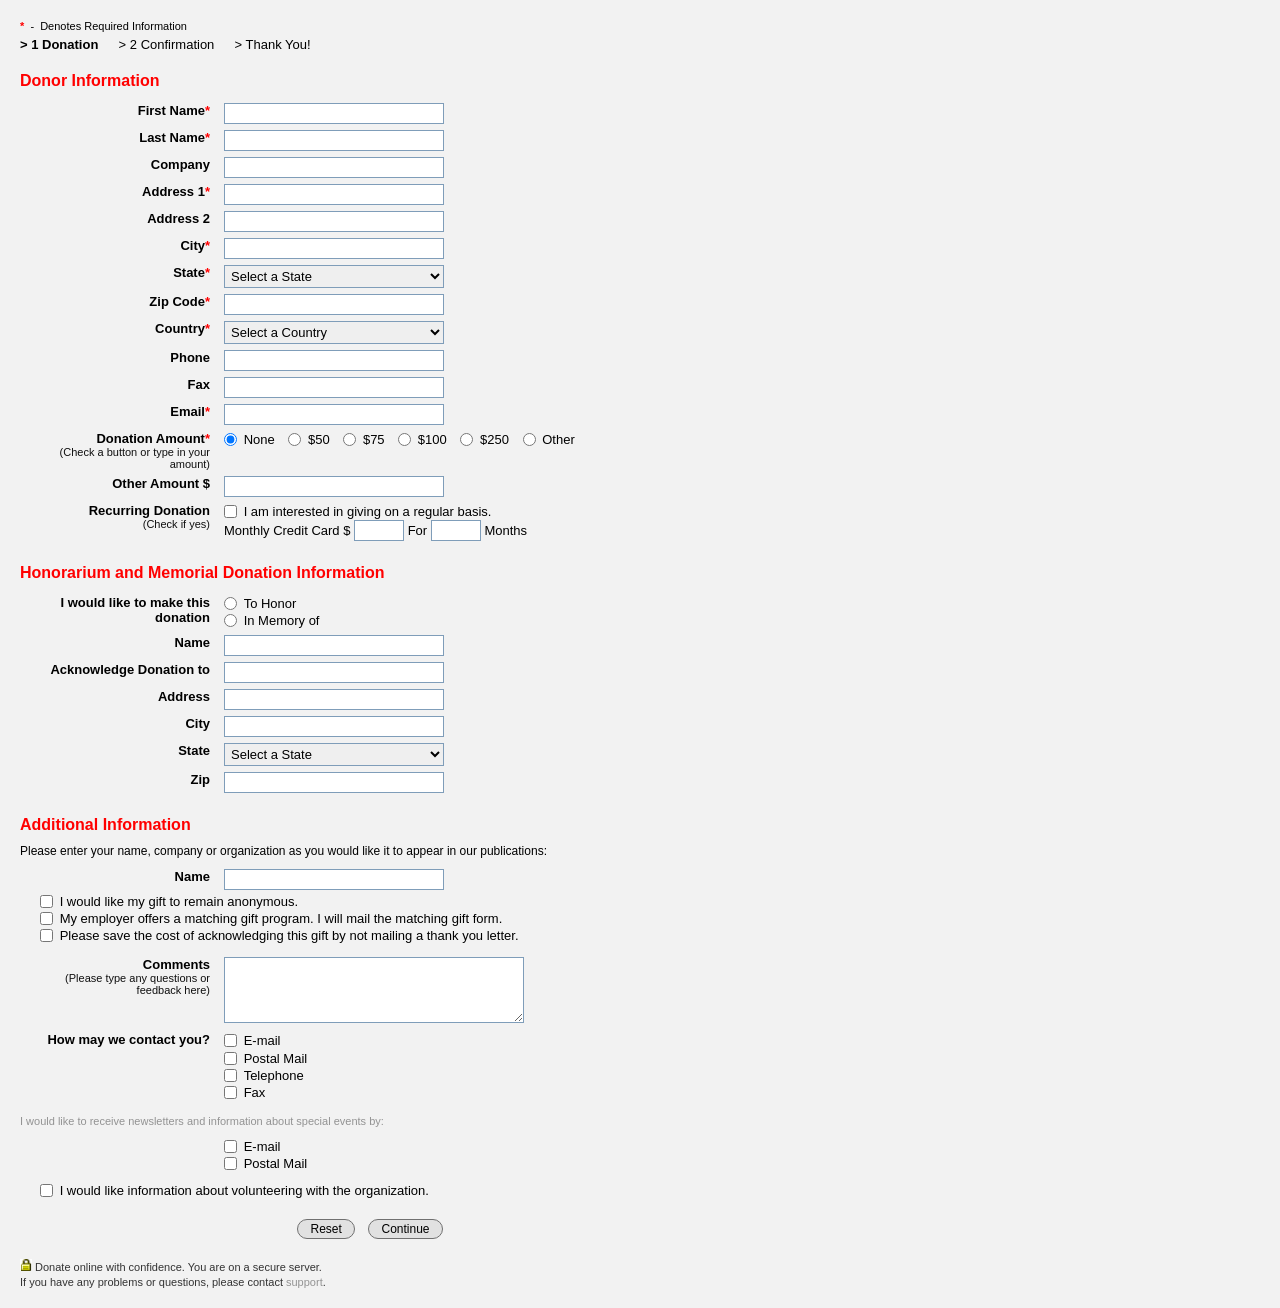
<file: labtask2.html>
<!DOCTYPE html>
<html>

<head>
    <meta charset="UTF-8">
    <meta name="viewport" content="width=device-width, initial-scale=1.0">
    <title>Donation Form</title>
    <link rel="stylesheet" href="styletask2.css">
</head>


<body>

    <p class="required-note"><span class="red">*</span> &nbsp;-&nbsp; Denotes Required Information</p>
    
    <div class="steps">
        <strong>> 1 Donation</strong> &emsp; > 2 Confirmation &emsp; > Thank You!
    </div>

    <form action="#" method="post">
        
        <h2>Donor Information</h2>
        
        <table class="table">

            <tr>
                <td class="labelC"><label for="firstname">First Name<span class="red">*</span></label></td>
                <td><input type="text" id="firstname" name="firstname" required></td>
            </tr>


            <tr>
                 <td class="labelC"><label for="lastname">Last Name<span class="red">*</span></label></td>
                <td><input type="text" id="lastname" name="lastname" required></td>
            </tr>


            <tr>
                  <td class="labelC"><label for="company">Company</label></td>
                <td><input type="text" id="company" name="company"></td>
            </tr>


            <tr>
                  <td class="labelC"><label for="address1">Address 1<span class="red">*</span></label></td>
                <td><input type="text" id="address1" name="address1" required></td>
            </tr>


            <tr>
                  <td class="labelC"><label for="address2">Address 2</label></td>
                <td><input type="text" id="address2" name="address2"></td>
            </tr>


            <tr>
                  <td class="labelC"><label for="city">City<span class="red">*</span></label></td>
                <td><input type="text" id="city" name="city" required></td>
            </tr>


            <tr>
                   <td class="labelC"><label for="state">State<span class="red">*</span></label></td>

                <td>
                    <select id="state" name="state" required>
                        <option value="">Select a State</option>
                        <option value="NY">New York</option>
                        <option value="CA">California</option>
                        <option value="TX">Texas</option>
                        <option value="FL">Florida</option>
                    </select>
                </td>
            </tr>


            <tr>
                  <td class="labelC"><label for="zipcode">Zip Code<span class="red">*</span></label></td>
                <td><input type="text" id="zipcode" name="zipcode" required></td>
            </tr>


            <tr>
                  <td class="labelC"><label for="country">Country<span class="red">*</span></label></td>

                <td>
                    <select id="country" name="country" required>
                        <option value="">Select a Country</option>
                        <option value="US">United States</option>
                        <option value="CA">Canada</option>
                        <option value="BD">Bangladesh</option>
                    </select>
                </td>
            </tr>


            <tr>
                <td class="labelC"><label for="phone">Phone</label></td>
                <td><input type="tel" id="phone" name="phone"></td>
            </tr>


            <tr>
                <td class="labelC"><label for="fax">Fax</label></td>
                <td><input type="tel" id="fax" name="fax"></td>
            </tr>


            <tr>
                <td class="labelC"><label for="email">Email<span class="red">*</span></label></td>
                <td><input type="email" id="email" name="email" required></td>
            </tr>


            <tr>
                <td class="labelC">
                       <label>Donation Amount<span class="red">*</span></label>
                    <div class="subtext2">(Check a button or type in your amount)</div>
                </td>

                <td>
                    <input type="radio" id="none" name="amount" value="None" checked> <label for="none" class="line">None</label>
                    <input type="radio" id="$50" name="amount" value="$50"> <label for="$50" class="line">$50</label>
                    <input type="radio" id="$75" name="amount" value="$75"> <label for="$75" class="line">$75</label>
                    <input type="radio" id="$100" name="amount" value="$100"> <label for="$100" class="line">$100</label>
                    <input type="radio" id="$250" name="amount" value="$250"> <label for="$250" class="line">$250</label>
                    <input type="radio" id="other" name="amount" value="Other"> <label for="other" class="line">Other</label>
                </td>
            </tr>


            <tr>
                <td class="labelC"><label for="otherAmount">Other Amount $</label></td>
                <td><input type="text" id="otherAmount" name="otherAmount"></td>
            </tr>


            <tr>
                <td class="labelC">
                   <label>Recurring Donation</label>
                    <div class="subtext2">(Check if yes)</div>
                </td>

                <td>
                    <input type="checkbox" id="interested" name="interested">
                    <label for="interested" class="line">I am interested in giving on a regular basis.</label>
                    <br>
                    <span>Monthly Credit Card $ <input type="text" id="monthlyAmount" class="small-input"> For <input type="text" id="monthlyDuration" class="small-input"> Months</span>
                </td>
            </tr>
        </table>


            <h2>Honorarium and Memorial Donation Information</h2>


        <table class="table">
            <tr>
                  <td class="labelC"><label>I would like to make this donation</label></td>
                <td>
                    <input type="radio" id="honor" name="decision" value="honor"> <label for="honor" class="line">To Honor</label><br>
                    <input type="radio" id="memory" name="decision" value="memory"> <label for="memory" class="line">In Memory of</label>
                </td>
            </tr>


            <tr>
                <td class="labelC"><label for="name">Name</label></td>
                <td><input type="text" id="name" name="name"></td>
            </tr>


            <tr>
                <td class="labelC"><label for="ack">Acknowledge Donation to</label></td>
                <td><input type="text" id="ack" name="ack"></td>
            </tr>


            <tr>
                <td class="labelC"><label for="address">Address</label></td>
                <td><input type="text" id="address" name="address"></td>
            </tr>


            <tr>
                <td class="labelC"><label for="city2">City</label></td>
                <td><input type="text" id="city2" name="city2"></td>
            </tr>


            <tr>
                <td class="labelC"><label for="state2">State</label></td>

                <td>
                    <select id="state2" name="state2">
                        <option value="">Select a State</option>
                        <option value="NY">New York</option>
                        <option value="CA">California</option>
                        <option value="TX">Texas</option>
                        <option value="FL">Florida</option>
                    </select>
                </td>
            </tr>


            <tr>
                 <td class="labelC"><label for="zip">Zip</label></td>
                 <td><input type="text" id="zip" name="zip"></td>
            </tr>

        </table>

        <h2>Additional Information</h2>
        <p class="section-desc">Please enter your name, company or organization as you would like it to appear in our publications:</p>

        <table class="table">
            <tr>
                <td class="labelC"><label for="name2">Name</label></td>
                 <td><input type="text" id="name2" name="name2"></td>
            </tr>
        </table>

        <div class="checkbox-group">
            <input type="checkbox" id="anon" name="anon"> <label for="anon" class="line">I would like my gift to remain anonymous.</label><br>
              <input type="checkbox" id="matching" name="matching"> <label for="matching" class="line">My employer offers a matching gift program. I will mail the matching gift form.</label><br>
              <input type="checkbox" id="savecost" name="savecost"> <label for="savecost" class="line">Please save the cost of acknowledging this gift by not mailing a thank you letter.</label>
        </div>

        <table class="table">
            <tr>
                <td class="labelC">
                    <label>Comments</label>
                    <div class="subtext2">(Please type any questions or feedback here)</div>
                </td>

                <td><textarea id="comments" name="comments" rows="4"></textarea></td>
            </tr>


            <tr>
                <td class="labelC"><label>How may we contact you?</label></td>
                <td>
                     <input type="checkbox" id="email2" name="email2"> <label for="email2" class="line">E-mail</label><br>
                    <input type="checkbox" id="postmail" name="postmail"> <label for="postmail" class="line">Postal Mail</label><br>
                      <input type="checkbox" id="telephone" name="telephone"> <label for="telephone" class="line">Telephone</label><br>
                     <input type="checkbox" id="fax2" name="fax2"> <label for="fax2" class="line">Fax</label>
                </td>
            </tr>
        </table>

        <p class="subtext">I would like to receive newsletters and information about special events by:</p>

         <div class="label2">
            <input type="checkbox" id="email3" name="email3"> <label for="email3" class="line">E-mail</label><br>
            <input type="checkbox" id="postmail2" name="postmail2"> <label for="postmail2" class="line">Postal Mail</label><br>

        </div>
        
        <div class="checkbox-group">
             
            <input type="checkbox" id="volunteering" name="volunteering"> <label for="volunteering" class="line">I would like information about volunteering with the organization.</label>
        </div>

        <div class="button-group">
            <input type="reset" value="Reset">
            <input type="submit" value="Continue">
        </div>

        <div class="footer-note">
            <p><img src="lock_icon.png" alt="lock icon" width="12" height="12"> Donate online with confidence. You are on a secure server.</p>
            <p>If you have any problems or questions, please contact <label class="subtext">support</label>.</p>
        </div>

    </form>

</body>
</html>
</file>
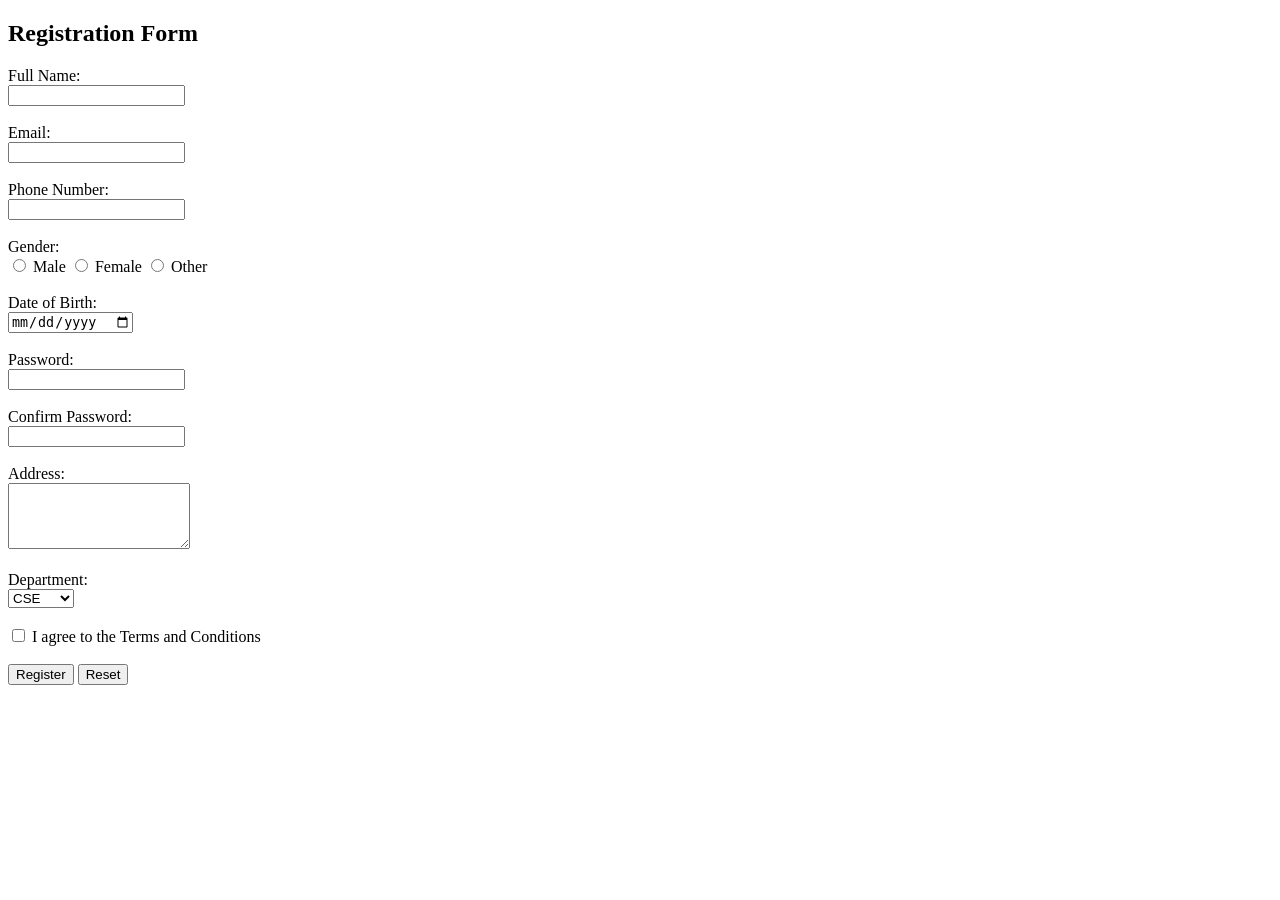
<file: practice.html>
<!DOCTYPE html>
<html>
<head>
    <meta charset="UTF-8">
    <meta name="viewport" content="width=device-width, initial-scale=1.0">
    <title>Registration Form</title>
</head>
<body>
    <h2>
        Registration Form 
    </h2>
    <form action="#" method="post"> <!--get to get info from server and post to send info to server-->
        <label for="fullname">Full Name:</label>

        <br>
        <input type="text" id="fullname" name="fullname" required>
        <br>
        <br>

        <label for="email">Email:</label>

        <br>
        <input type="email" id="email" name="email" required>
        <br>
        <br>
        <label for="phone">Phone Number:</label>

        <br>
        <input type="tel" id="phone" name="phone" required>
        <br>
        <br>
        <label>Gender:</label>
        <br>
        <input type="radio" id="male" name="gender" value="Male">
        <label for="male">Male</label>
        <input type="radio" id="female" name="gender" value="Female">
        <label for="female">Female</label>
        <input type="radio" id="other" name="gender" value="Other">
        <label for="other">Other</label>
        <br>
        <br>
        <label for="dob">Date of Birth:</label>
        <br>
        <input type="date" id="dob" name="dob">
        <br>
        <br>

        <label for="password">Password:</label>
        <br>
        <input type="password" id="password" name="password" readonly>
        <br>
        <br>
        <label for="confirmPassword">Confirm Password:</label>
        <br>
        <input type="password" id="confirmPassword" name="confirmPassword" required>
        <br>
        <br>
        <label for="address">Address:</label>
        <br>
        <textarea id="address" name="address" rows="4"></textarea>
        <br>
        <br>
    <label for="department">Department:</label>
    <br>
    <select id="department" name="department">
        <option value="CSE">CSE</option>
          <option value="EEE">EEE</option>
            <option value="BBA">BBA</option>
              <option value="English">English</option>
    </select>
    <br>
    <br>
<input type="checkbox" id="terms" name="terms" required>
<label for="terms">I agree to the Terms and Conditions</label>
<br>
<br>
        <input type="submit" value="Register";>
        <input type="reset" value="Reset";>
    </form>
</body>
</html>
</file>
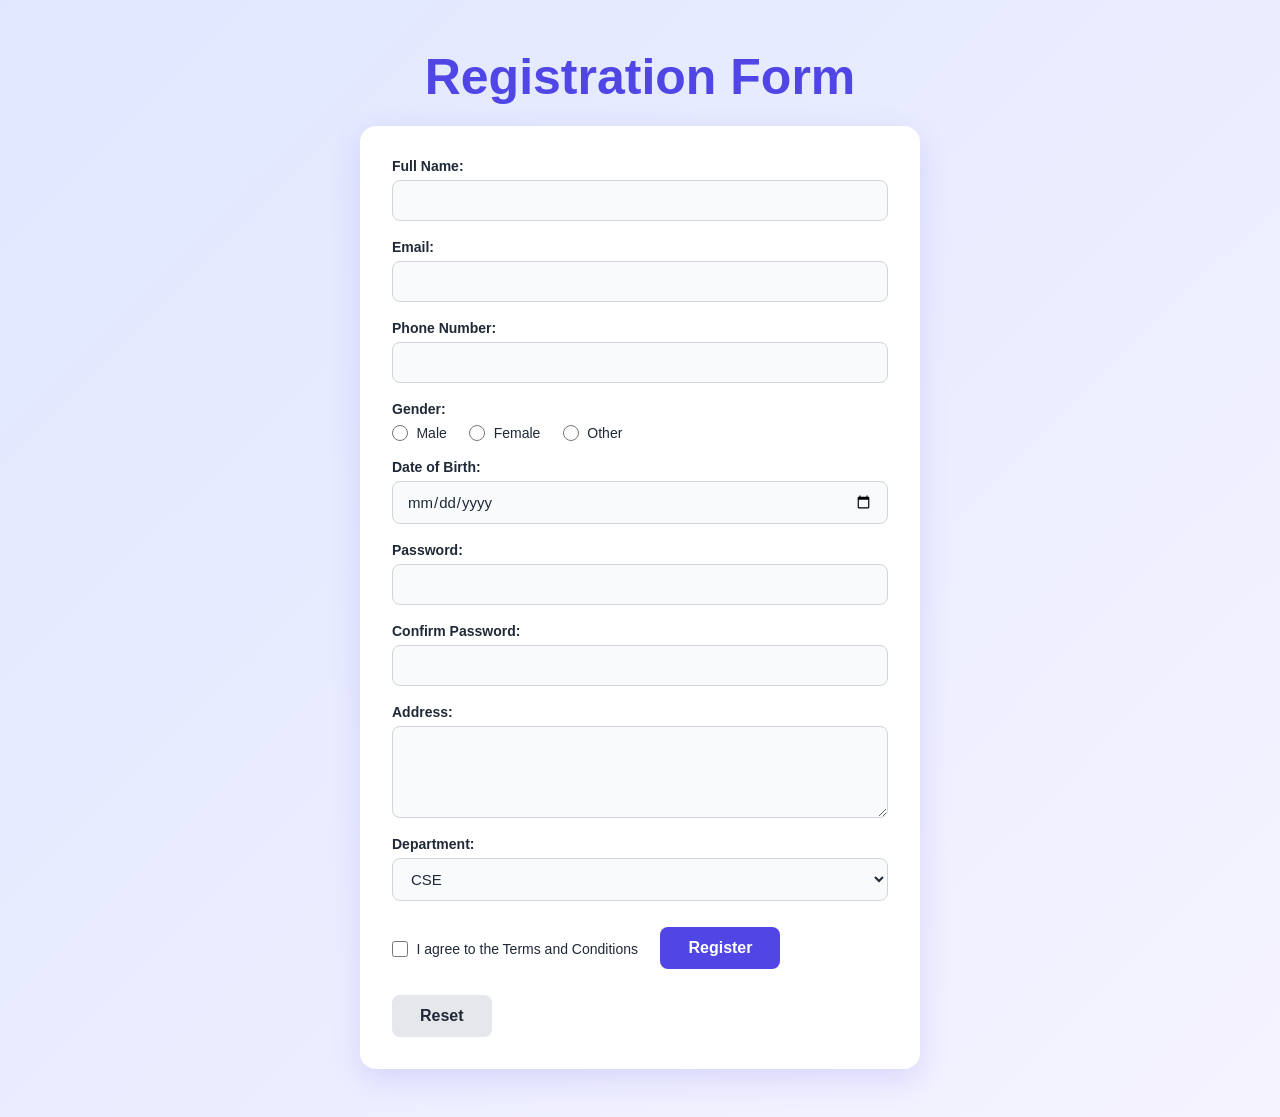
<file: registration.html>
<!DOCTYPE html>
<html>

<head>
    <meta charset="UTF-8">
    <meta name="viewport" content="width=device-width, initial-scale=1.0">
    <title>Registration Form</title>
    <link rel="stylesheet" href="regi.css">
</head>

<body>

    <h2>
        Registration Form
    </h2>

    <form action="#" method="post">

        <label for="fullname">Full Name:</label><br>
        <input type="text" id="fullname" name="fullname" required><br><br>

        <label for="email">Email:</label><br>
        <input type="email" id="email" name="email" required><br><br>

        <label for="phone">Phone Number:</label><br>
        <input type="tel" id="phone" name="phone" required><br><br>

        <label>Gender:</label><br>

        <input type="radio" id="male" name="gender" value="Male">
        <label for="male">Male</label>

        <input type="radio" id="female" name="gender" value="Female">
        <label for="female">Female</label>

        <input type="radio" id="other" name="gender" value="Other">
        <label for="other">Other</label><br><br>

        <label for="dob">Date of Birth:</label><br>
        <input type="date" id="dob" name="dob"><br><br>

        <label for="password">Password:</label><br>
        <input type="password" id="password" name="password" required><br><br>

        <label for="confirmPassword">Confirm Password:</label><br>
        <input type="password" id="confirmPassword" name="confirmPassword" required><br><br>

        <label for="address">Address:</label><br>
        <textarea id="address" name="address" rows="4"></textarea><br><br>

        <label for="department">Department:</label><br>
        <select id="department" name="department">
            <option value="CSE">CSE</option>
            <option value="EEE">EEE</option>
            <option value="BBA">BBA</option>
            <option value="English">English</option>
        </select><br><br>

        <input type="checkbox" id="terms" name="terms" required>
        <label for="terms">I agree to the Terms and Conditions</label><br><br>


        <input type="submit" value="Register" ;>

        <input type="reset" value="Reset" ;>
    </form>

</body>

</html>
</file>
<file: styletask2.css>
* {
    box-sizing: border-box;
}

body {
    font-family: Arial, Helvetica, sans-serif;
    font-size: 13px;
    background-color: #f2f2f2;
    color: #000;
    margin: 20px;
}

.red {
    color: red;
    font-weight: bold;
}

.required-note {
    font-size: 11px;
    margin-bottom: 5px;
}

.steps {
    font-size: 13px;
    margin-bottom: 15px;
}


form {
    background-color: #f2f2f2;
    max-width: 700px;
}


h2 {
    color: red;
    font-size: 16px;
    font-weight: bold;
    margin-top: 20px;
    margin-bottom: 10px;
}


.table {
    width: 100%;
    border-collapse: collapse;
}

.table td {
    padding: 3px 4px;
    vertical-align: top;
}

.labelC {
    width: 200px;
    text-align: right;
    font-weight: bold;
    padding-right: 10px !important;
}
.label2 {
    margin-left: 204px;
    margin-bottom: 10px;
}
.subtext {
    font-weight: normal;
    font-size: 11px;
      color: #939393;
}
.subtext2 {
    font-weight: normal;
    font-size: 11px;
      color: #101010;
}

input[type="text"],
input[type="email"],
input[type="tel"],
select,
textarea {
    border: 1px solid #7f9db9;
    padding: 2px;
    font-size: 13px;
    width: 220px;
}

textarea {
    width: 300px;
}

.small-input {
    width: 50px !important;
}


input[type="radio"],
input[type="checkbox"] {
    margin: 2px 3px 2px 0;
    vertical-align: middle;
}

label.line {
    font-weight: normal;
    margin-right: 10px;
    vertical-align: middle;
}

.checkbox-group {
    margin-left: 20px;
    margin-bottom: 10px;
}

.section-desc {
    font-size: 12px;
    margin: 8px 0;
}


.button-group {
    text-align: center;
    margin: 20px 0;
}

input[type="submit"],
input[type="reset"] {
    padding: 2px 12px;
    font-size: 12px;
    border: 1px solid #707070;
    background-color: #e1e1e1;
    border-radius: 10px;
    cursor: pointer;
    margin: 0 5px;
}

input[type="submit"]:hover,
input[type="reset"]:hover {
    background-color: #d0d0d0;
}


.footer-note {
    font-size: 11px;
    color: #333;
}

.footer-note p {
    margin: 3px 0;
}

.footer-note label {
   font-weight: normal;
    font-size: 11px;
    color: #939393;
}
</file>
<file: regi.css>
:root {
    --primary: #4f46e5;
    --primary-dark: #433643ca;
    --text: #1f2937;
    --border: #d1d5db;
}
/* reusable color value,defined once. to re-theme the whole form, change primary and everything updates*/
* {
    box-sizing: border-box;
}
/*with border-box, padding and borders are included in an elements width. 
this prevents inputs from overflowing their contrainer, and it is a very common best practice*/

/*page background(body)*/


body {
    margin: 20;
    padding: 40px 16px;
    font-family: "Segoe UI", Roboto, Helvetica, Arial, sans-serif;
    color: var(--text);
    background: linear-gradient(135deg, #e0e7ff 0%, #f5f3ff 100%);
    min-height: 100vh;
}



/* Heading */
h2 {
    max-width: 560px;
    margin: 0 auto 20px;
    text-align: center;
    font-size: 50px;
    color: var(--primary);
}

/* Form card */
form {
    max-width: 560px;
    margin: 0 auto;
    padding: 32px;
    background: #fff;
    border-radius: 16px;
    box-shadow: 0 10px 30px rgba(79, 70, 229, 0.15);
}

/* <br> tags are replaced by CSS spacing */
br {
    display: none;
}

/* Labels (above inputs) */
label {
    display: block;
    margin-top: 18px;
    margin-bottom: 6px;
    font-size: 14px;
    font-weight: 600;
}

form label:first-child {
    margin-top: 0;
}

/* Text-like fields */

/*group selector are commas
universal selector is "*" */

input[type="text"],
input[type="email"],
input[type="tel"],
input[type="date"],
input[type="password"],
textarea,

select {
    display: block;
    width: 100%;
    padding: 11px 14px;
    font-size: 15px;
    font-family: inherit;
    color: var(--text);
    background: #f9fafb;
    border: 1px solid var(--border);
    border-radius: 8px;
    transition: border-color .2s, box-shadow .2s, background .2s;
}

textarea {
    resize: vertical;
}
/* user can resize up and down, so cant break the layout sideways */
input:focus,
textarea:focus,
select:focus {
    outline: none;
    background: #fff;
    border-color: var(--primary);
    box-shadow: 0 0 0 3px rgba(79, 70, 229, 0.18);
}

/* Radio and checkbox, with their labels on the same line 
when a field is active, it
*/
input[type="radio"],
input[type="checkbox"] {
    width: 16px;
    height: 16px;
    margin: 0 4px 0 0;
    vertical-align: middle;
    accent-color: var(--primary);
    cursor: pointer;
}

input[type="radio"]+label,
input[type="checkbox"]+label {
    display: inline-block;
    margin: 0 18px 0 0;
    font-weight: 500;
    vertical-align: middle;
    cursor: pointer;
}

/* Buttons */
input[type="submit"],
input[type="reset"] {
    margin-top: 26px;
    margin-right: 10px;
    padding: 12px 28px;
    font-size: 16px;
    font-weight: 600;
    border: none;
    border-radius: 8px;
    cursor: pointer;
    transition: background .2s, transform .1s;
}

input[type="submit"] {
    background: var(--primary);
    color: #fff;
}

input[type="submit"]:hover {
    background: var(--primary-dark);
}

input[type="reset"] {
    background: #e5e7eb;
    color: var(--text);
}

input[type="reset"]:hover {
    background: #d1d5db;
}

input[type="submit"]:active,
input[type="reset"]:active {
    transform: scale(0.98);
}

/* responsive design*/
@media (max-width: 480px) {
    form {
        padding: 22px 18px;
    }
}
</file>
